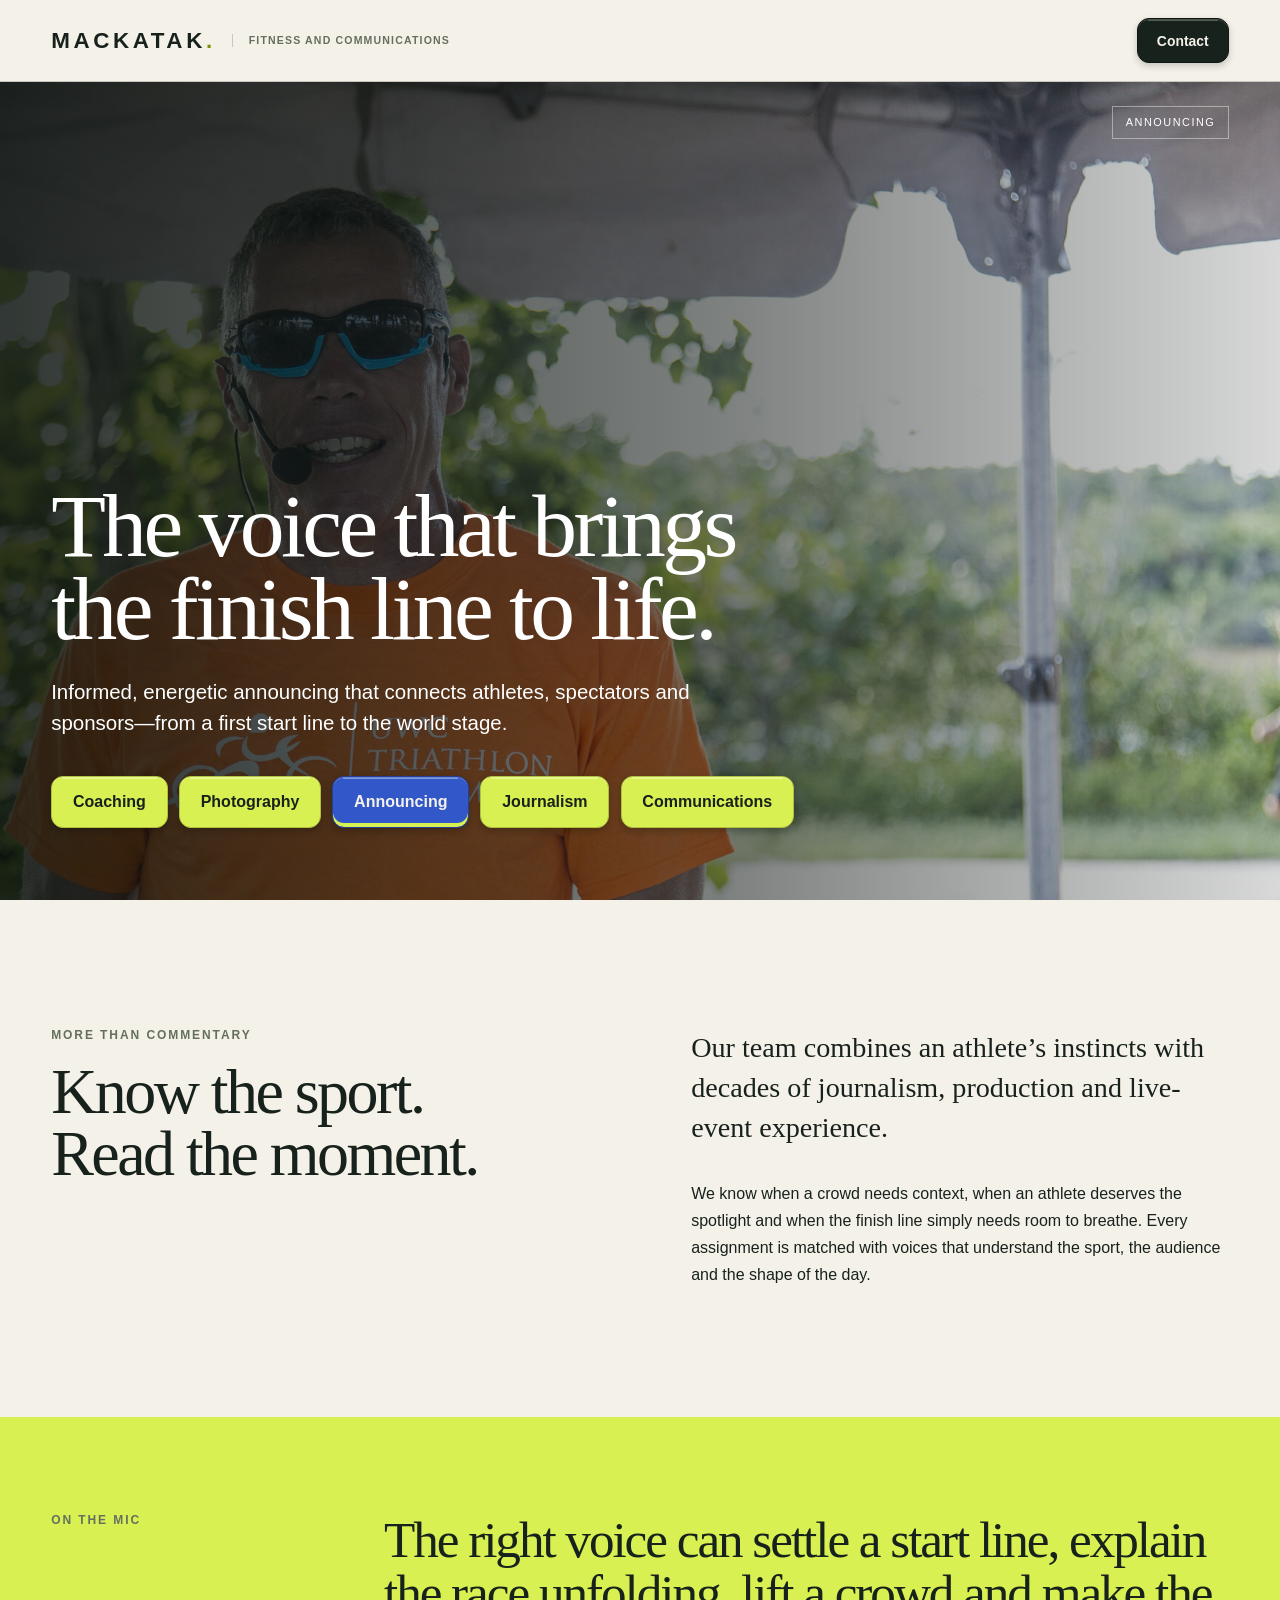
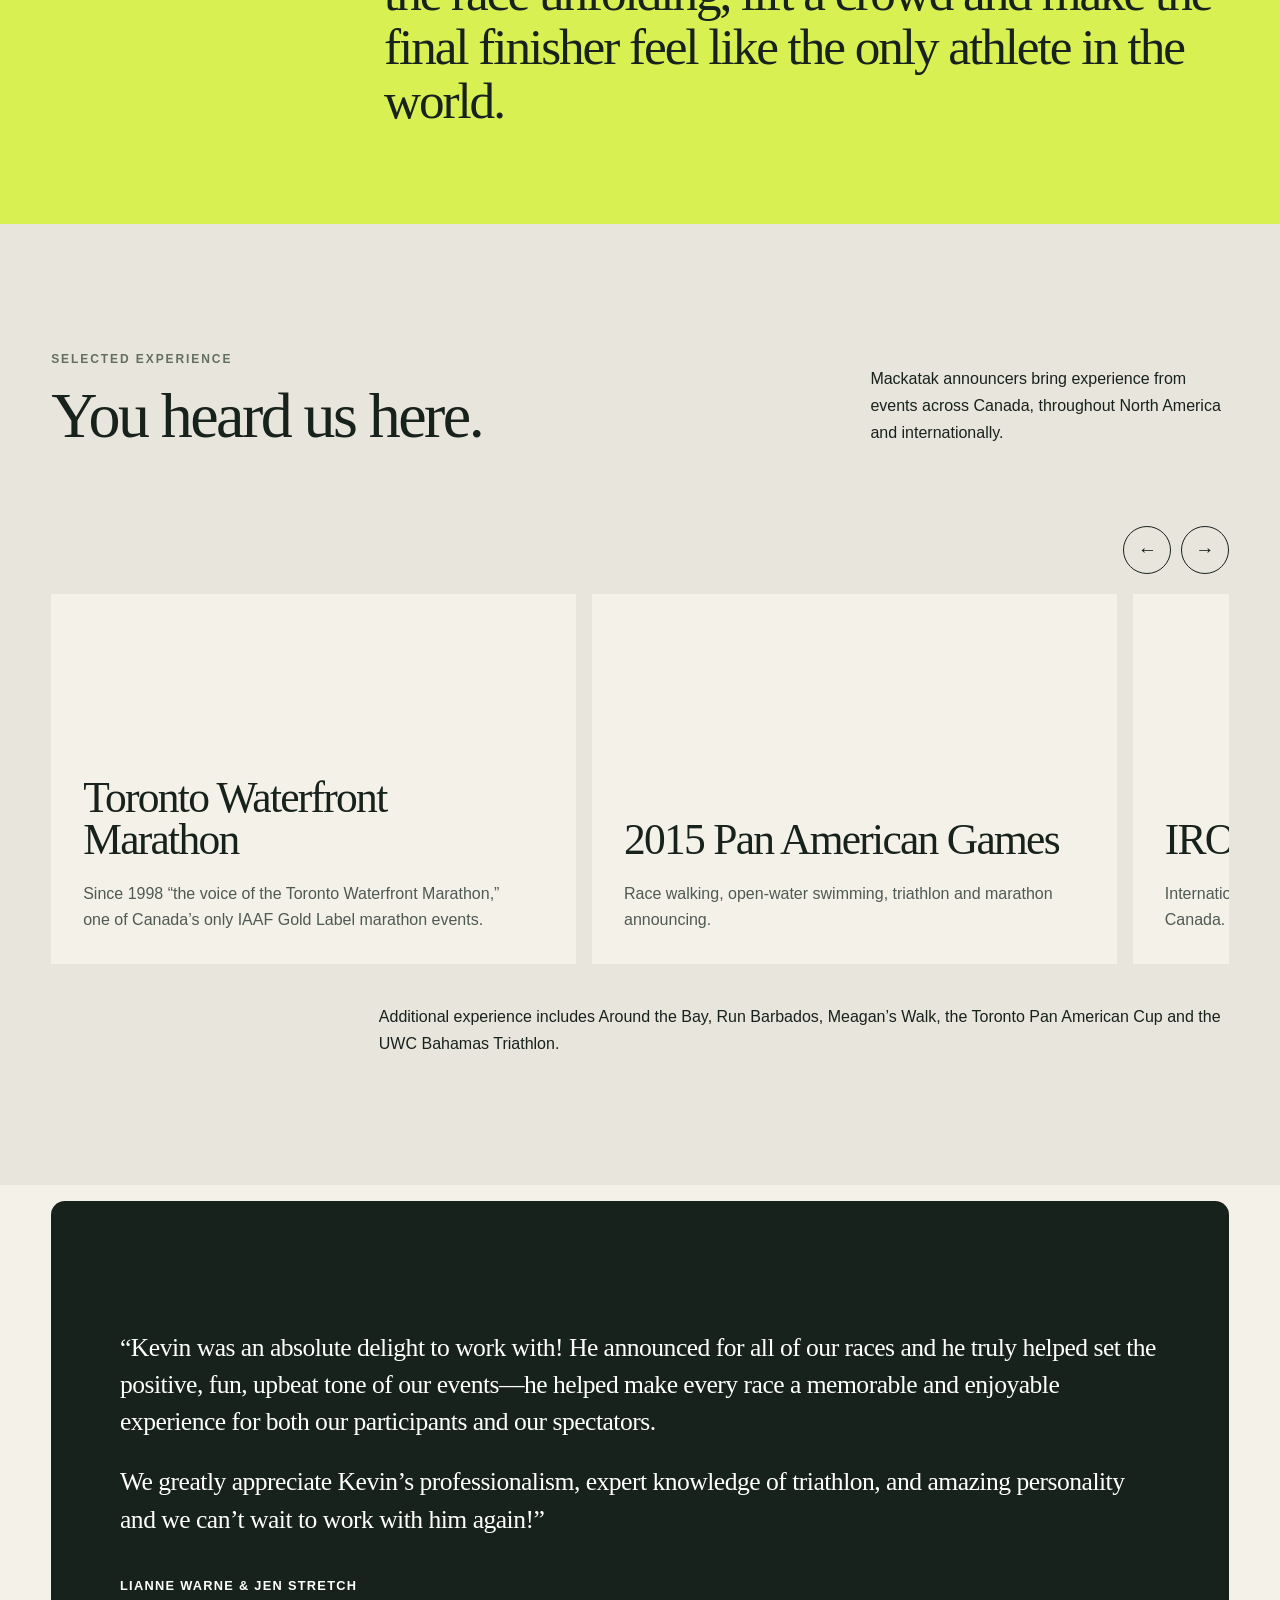
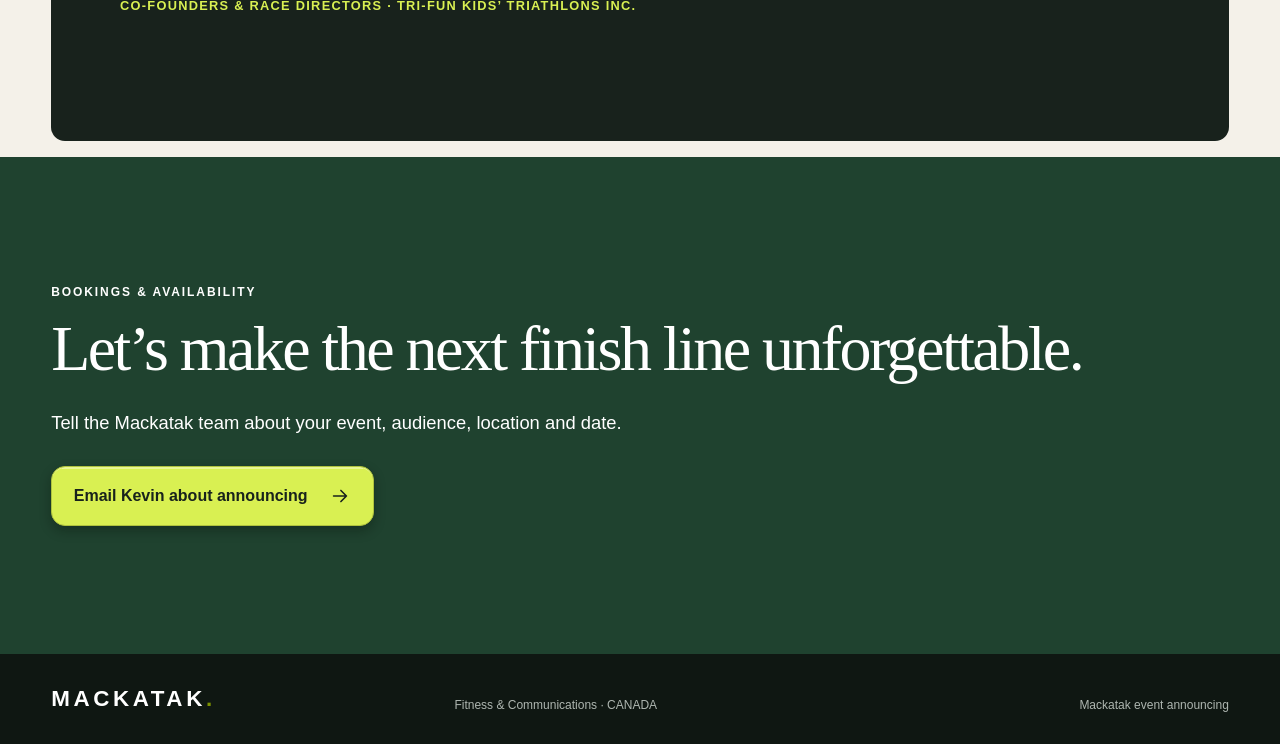
<file: announcing.html>
<!doctype html>
<html lang="en">
<head>
  <meta charset="utf-8">
  <meta name="viewport" content="width=device-width, initial-scale=1">
  <title>Event Announcing | Mackatak</title>
  <meta name="description" content="A team of experienced endurance-sport announcers for races of every scale.">
  <script>document.documentElement.classList.add('js')</script>
  <link rel="stylesheet" href="styles.css?v=30">
  <link rel="stylesheet" href="service-pages.css?v=4">
  <link rel="stylesheet" href="announcing.css?v=4">
</head>
<body>
  <main>
    <header class="site-header">
      <div class="brand-lockup"><a class="wordmark" href="index.html" aria-label="Mackatak home">MACKATAK<span>.</span></a><span class="brand-descriptor">Fitness and Communications</span></div>
      <nav class="desktop-nav" aria-label="Primary navigation"><a class="nav-cta" href="mailto:kevin@mackatak.net?subject=Announcing%20inquiry">Contact</a></nav>
      <a class="mobile-contact" href="mailto:kevin@mackatak.net?subject=Announcing%20inquiry">Contact</a>
    </header>

    <section class="hero service-hero service-hero--announcing" id="top">
      <img src="assets/service-announcing.jpg" alt="Kevin Mackinnon announcing at the UWC Triathlon Bahamas">
      <div class="hero-shade"></div><div class="concept-label">Announcing</div>
      <div class="hero-content">
        <h1>The voice that brings the finish line to life.</h1>
        <p class="hero-copy">Informed, energetic announcing that connects athletes, spectators and sponsors—from a first start line to the world stage.</p>
        <nav class="hero-service-links" aria-label="Mackatak services">
          <a class="button button-light" href="coaching.html">Coaching</a>
          <a class="button button-light" href="photography.html">Photography</a>
          <a class="button button-light" href="announcing.html" aria-current="page">Announcing</a>
          <a class="button button-light" href="journalism.html">Journalism</a>
          <a class="button button-light" href="communications.html">Communications</a>
        </nav>
      </div>
    </section>

    <section class="announcing-intro section" id="approach" data-reveal="split">
      <div><p class="eyebrow dark">More than commentary</p><h2>Know the sport.<br>Read the moment.</h2></div>
      <div class="announcing-intro-copy"><p class="large-copy">Our team combines an athlete’s instincts with decades of journalism, production and live-event experience.</p><p>We know when a crowd needs context, when an athlete deserves the spotlight and when the finish line simply needs room to breathe. Every assignment is matched with voices that understand the sport, the audience and the shape of the day.</p></div>
    </section>

    <section class="announcing-manifesto" data-reveal="focus"><p class="eyebrow dark">On the mic</p><p>The right voice can settle a start line, explain the race unfolding, lift a crowd and make the final finisher feel like the only athlete in the world.</p></section>

    <section class="event-section section" id="experience" data-reveal="sequence">
      <div class="event-heading"><div><p class="eyebrow dark">Selected experience</p><h2>You heard us here.</h2></div><p>Mackatak announcers bring experience from events across Canada, throughout North America and internationally.</p></div>
      <div class="events-carousel">
        <div class="carousel-controls" aria-label="Event carousel controls"><button type="button" class="events-prev" aria-label="Show previous event">←</button><button type="button" class="events-next" aria-label="Show next event">→</button></div>
        <div class="events-track" tabindex="0">
          <article><h3>Toronto Waterfront Marathon</h3><p>Since 1998 “the voice of the Toronto Waterfront Marathon,” one of Canada’s only IAAF Gold Label marathon events.</p></article>
          <article><h3>2015 Pan American Games</h3><p>Race walking, open-water swimming, triathlon and marathon announcing.</p></article>
          <article><h3>IRONMAN</h3><p>International race experience including Lanzarote and Canada.</p></article>
          <article><h3>Tri-FUN Kids’ Triathlons</h3><p>Positive, athlete-first energy for young racers and their families.</p></article>
          <article><h3>Canada Running Series</h3><p>Clear, informed commentary for participants and spectators.</p></article>
          <article><h3>Subaru Triathlon Series</h3><p>Deep sport knowledge delivered with warmth and momentum.</p></article>
        </div>
      </div>
      <p class="event-more">Additional experience includes Around the Bay, Run Barbados, Meagan’s Walk, the Toronto Pan American Cup and the UWC Bahamas Triathlon.</p>
    </section>

    <figure class="service-testimonial section" data-reveal="focus">
      <blockquote>
        <p>“Kevin was an absolute delight to work with! He announced for all of our races and he truly helped set the positive, fun, upbeat tone of our events—he helped make every race a memorable and enjoyable experience for both our participants and our spectators.</p>
        <p>We greatly appreciate Kevin’s professionalism, expert knowledge of triathlon, and amazing personality and we can’t wait to work with him again!”</p>
      </blockquote>
      <figcaption><strong>Lianne Warne &amp; Jen Stretch</strong><span>Co-founders &amp; Race Directors · Tri-FUN Kids’ Triathlons Inc.</span></figcaption>
    </figure>

    <section class="booking-section section" id="inquiry" data-reveal="split"><p class="eyebrow">Bookings &amp; availability</p><h2>Let’s make the next finish line unforgettable.</h2><p>Tell the Mackatak team about your event, audience, location and date.</p><a class="button button-light button-primary" href="mailto:kevin@mackatak.net?subject=Announcing%20inquiry"><span>Email Kevin about announcing</span><svg viewBox="0 0 24 24" aria-hidden="true" focusable="false"><path d="M5 12h14M13 6l6 6-6 6"/></svg></a></section>
    <footer data-reveal="footer"><a class="wordmark inverse" href="index.html">MACKATAK<span>.</span></a><p>Fitness &amp; Communications · CANADA</p><p>Mackatak event announcing</p></footer>
  </main>
  <script src="carousel.js?v=13"></script>
  <script src="announcing.js?v=1"></script>
</body>
</html>
</file>
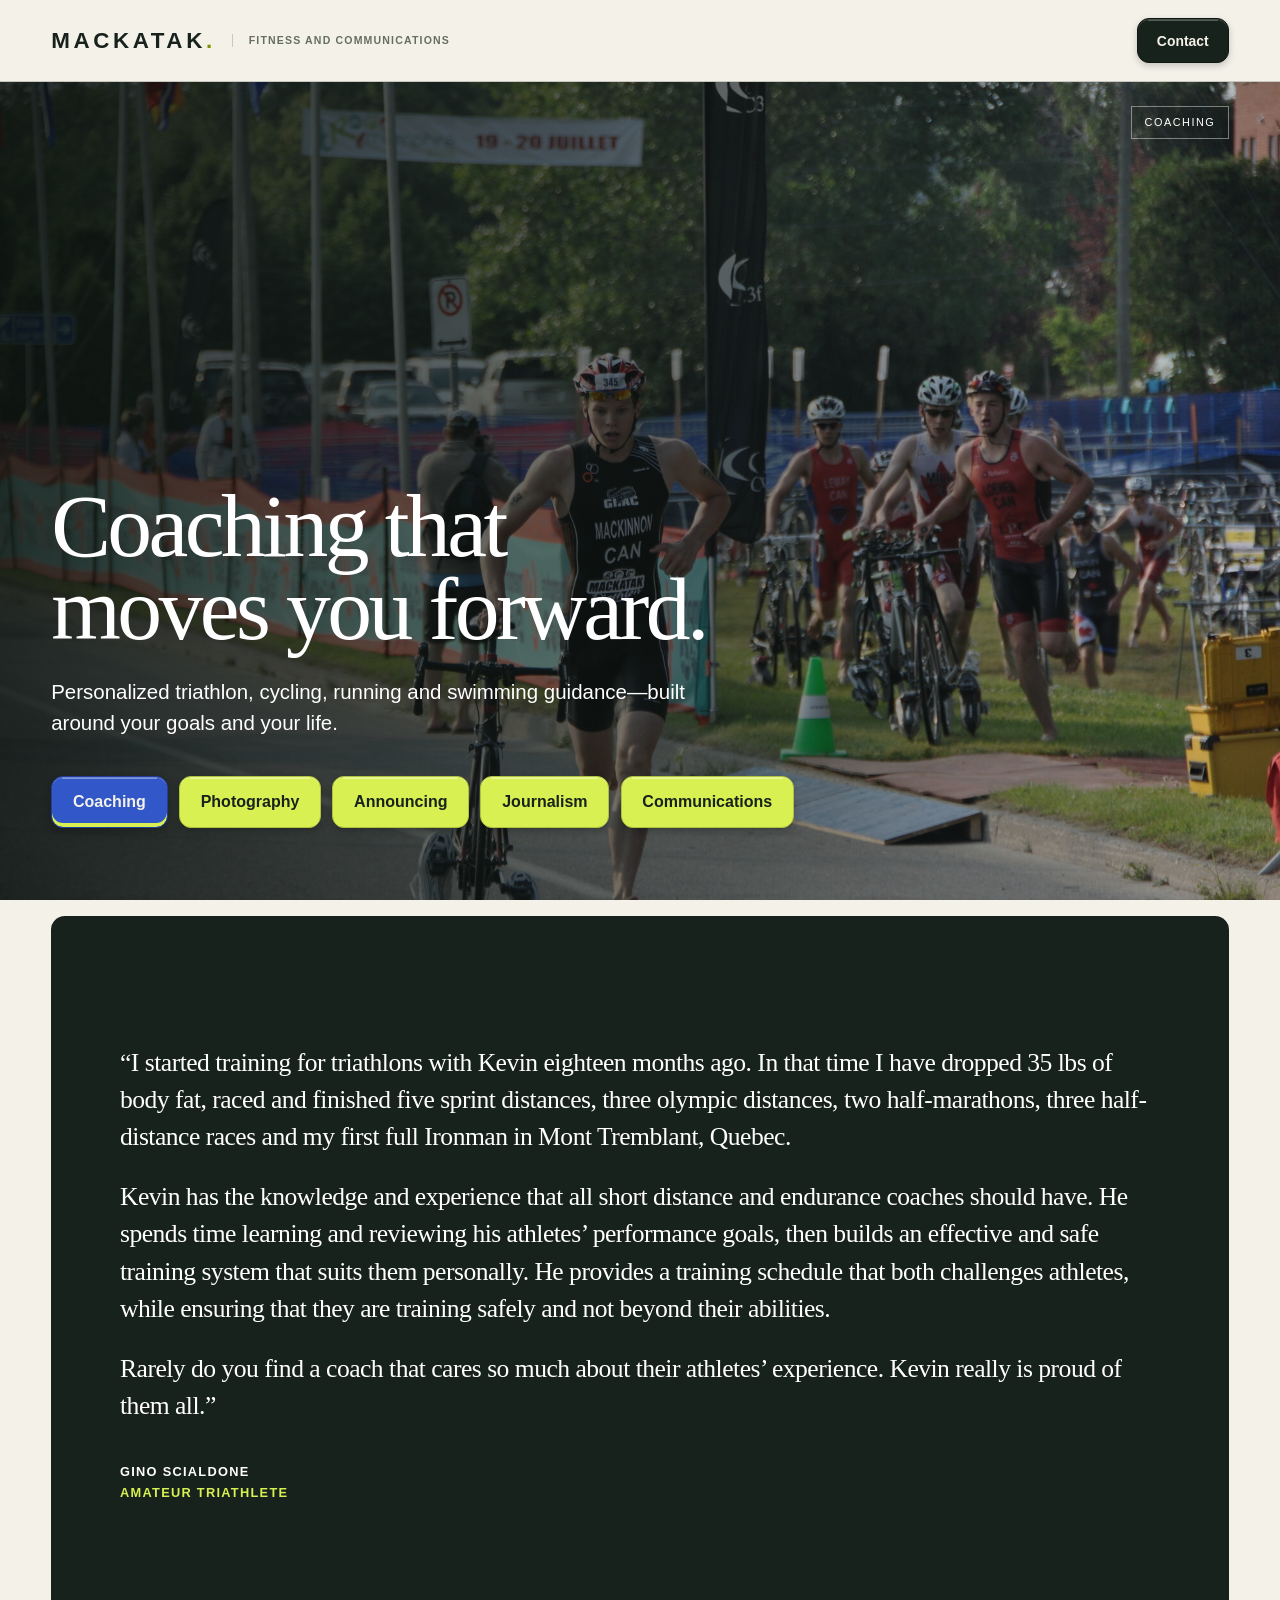
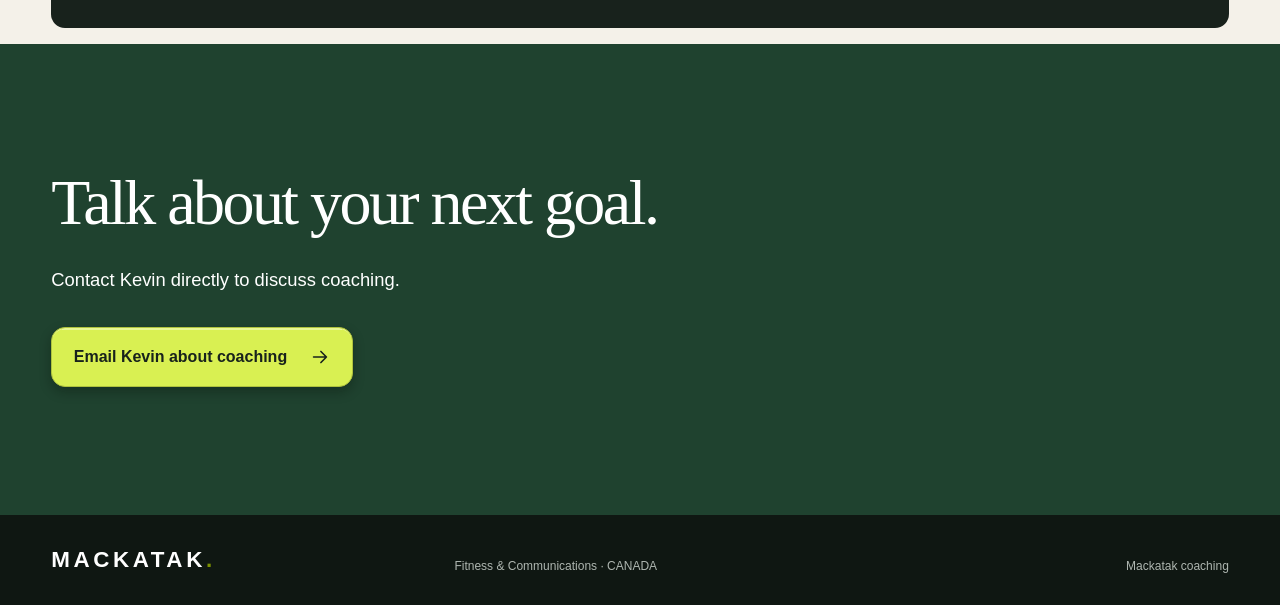
<file: coaching.html>
<!doctype html>
<html lang="en">
<head>
  <meta charset="utf-8">
  <meta name="viewport" content="width=device-width, initial-scale=1">
  <title>Coaching | Mackatak</title>
  <meta name="description" content="Personalized triathlon, cycling, running and swimming coaching from Mackatak.">
  <script>document.documentElement.classList.add('js')</script>
  <link rel="stylesheet" href="styles.css?v=30">
  <link rel="stylesheet" href="service-pages.css?v=4">
</head>
<body>
  <main>
    <header class="site-header">
      <div class="brand-lockup"><a class="wordmark" href="index.html" aria-label="Mackatak home">MACKATAK<span>.</span></a><span class="brand-descriptor">Fitness and Communications</span></div>
      <nav class="desktop-nav" aria-label="Primary navigation"><a class="nav-cta" href="mailto:kevin@mackatak.net?subject=Coaching%20inquiry">Contact</a></nav>
      <a class="mobile-contact" href="mailto:kevin@mackatak.net?subject=Coaching%20inquiry">Contact</a>
    </header>

    <section class="hero service-hero service-hero--coaching" id="top">
      <img src="assets/service-coaching.jpg" alt="A Mackatak athlete racing at a triathlon">
      <div class="hero-shade"></div><div class="concept-label">Coaching</div>
      <div class="hero-content">
        <h1>Coaching that moves you forward.</h1>
        <p class="hero-copy">Personalized triathlon, cycling, running and swimming guidance—built around your goals and your life.</p>
        <nav class="hero-service-links" aria-label="Mackatak services">
          <a class="button button-light" href="coaching.html" aria-current="page">Coaching</a>
          <a class="button button-light" href="photography.html">Photography</a>
          <a class="button button-light" href="announcing.html">Announcing</a>
          <a class="button button-light" href="journalism.html">Journalism</a>
          <a class="button button-light" href="communications.html">Communications</a>
        </nav>
      </div>
    </section>

    <figure class="service-testimonial section" data-reveal="focus">
      <blockquote>
        <p>“I started training for triathlons with Kevin eighteen months ago. In that time I have dropped 35 lbs of body fat, raced and finished five sprint distances, three olympic distances, two half-marathons, three half-distance races and my first full Ironman in Mont Tremblant, Quebec.</p>
        <p>Kevin has the knowledge and experience that all short distance and endurance coaches should have. He spends time learning and reviewing his athletes’ performance goals, then builds an effective and safe training system that suits them personally. He provides a training schedule that both challenges athletes, while ensuring that they are training safely and not beyond their abilities.</p>
        <p>Rarely do you find a coach that cares so much about their athletes’ experience. Kevin really is proud of them all.”</p>
      </blockquote>
      <figcaption><strong>Gino Scialdone</strong><span>Amateur triathlete</span></figcaption>
    </figure>

    <section class="service-contact section" data-reveal="split">
      <h2>Talk about your next goal.</h2>
      <p>Contact Kevin directly to discuss coaching.</p>
      <a class="button button-light button-primary" href="mailto:kevin@mackatak.net?subject=Coaching%20inquiry"><span>Email Kevin about coaching</span><svg viewBox="0 0 24 24" aria-hidden="true" focusable="false"><path d="M5 12h14M13 6l6 6-6 6"/></svg></a>
    </section>
    <footer data-reveal="footer"><a class="wordmark inverse" href="index.html">MACKATAK<span>.</span></a><p>Fitness &amp; Communications · CANADA</p><p>Mackatak coaching</p></footer>
  </main>
  <script src="carousel.js?v=13"></script>
</body>
</html>
</file>
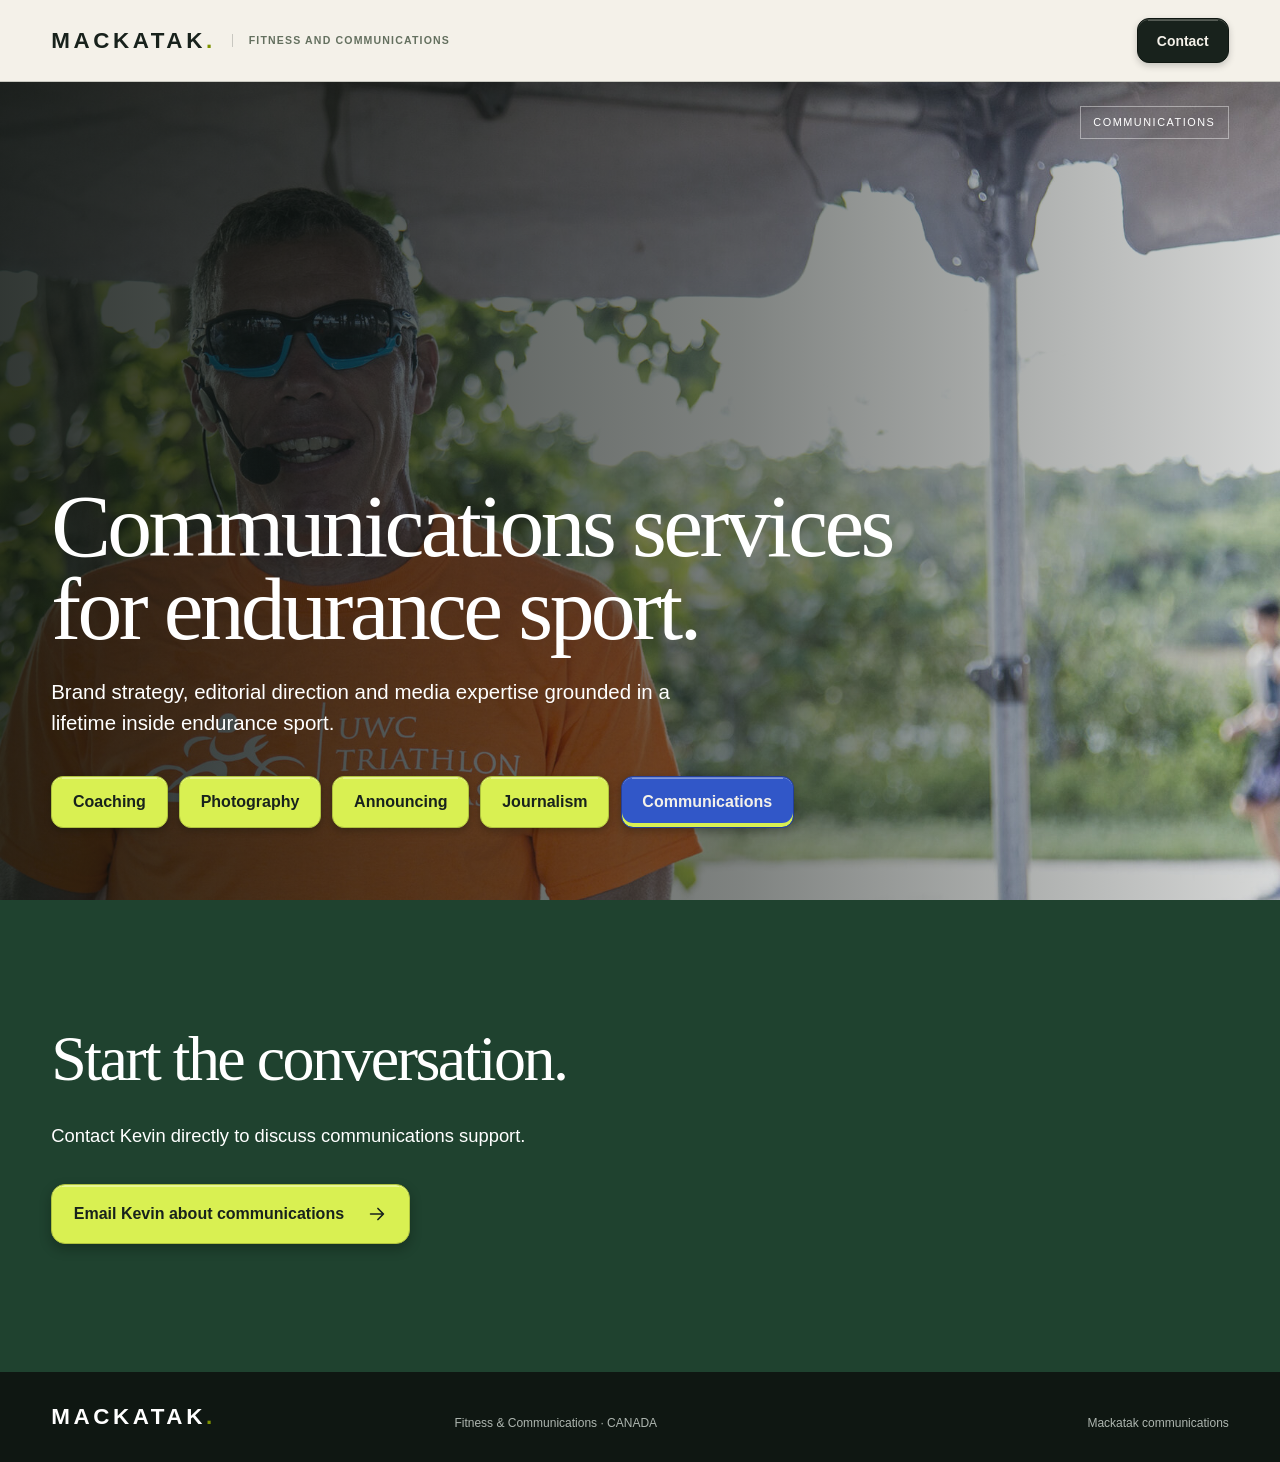
<file: communications.html>
<!doctype html>
<html lang="en">
<head>
  <meta charset="utf-8">
  <meta name="viewport" content="width=device-width, initial-scale=1">
  <title>Communications | Mackatak</title>
  <meta name="description" content="Brand strategy, editorial direction and media expertise for endurance sport from Mackatak.">
  <script>document.documentElement.classList.add('js')</script>
  <link rel="stylesheet" href="styles.css?v=30">
  <link rel="stylesheet" href="service-pages.css?v=4">
</head>
<body>
  <main>
    <header class="site-header">
      <div class="brand-lockup"><a class="wordmark" href="index.html" aria-label="Mackatak home">MACKATAK<span>.</span></a><span class="brand-descriptor">Fitness and Communications</span></div>
      <nav class="desktop-nav" aria-label="Primary navigation"><a class="nav-cta" href="mailto:kevin@mackatak.net?subject=Communications%20inquiry">Contact</a></nav>
      <a class="mobile-contact" href="mailto:kevin@mackatak.net?subject=Communications%20inquiry">Contact</a>
    </header>

    <section class="hero service-hero service-hero--communications" id="top">
      <img src="assets/service-announcing.jpg" alt="Kevin Mackinnon speaking at an outdoor endurance event">
      <div class="hero-shade"></div><div class="concept-label">Communications</div>
      <div class="hero-content">
        <h1>Communications services for endurance sport.</h1>
        <p class="hero-copy">Brand strategy, editorial direction and media expertise grounded in a lifetime inside endurance sport.</p>
        <nav class="hero-service-links" aria-label="Mackatak services">
          <a class="button button-light" href="coaching.html">Coaching</a>
          <a class="button button-light" href="photography.html">Photography</a>
          <a class="button button-light" href="announcing.html">Announcing</a>
          <a class="button button-light" href="journalism.html">Journalism</a>
          <a class="button button-light" href="communications.html" aria-current="page">Communications</a>
        </nav>
      </div>
    </section>

    <section class="service-contact section" data-reveal="split">
      <h2>Start the conversation.</h2>
      <p>Contact Kevin directly to discuss communications support.</p>
      <a class="button button-light button-primary" href="mailto:kevin@mackatak.net?subject=Communications%20inquiry"><span>Email Kevin about communications</span><svg viewBox="0 0 24 24" aria-hidden="true" focusable="false"><path d="M5 12h14M13 6l6 6-6 6"/></svg></a>
    </section>
    <footer data-reveal="footer"><a class="wordmark inverse" href="index.html">MACKATAK<span>.</span></a><p>Fitness &amp; Communications · CANADA</p><p>Mackatak communications</p></footer>
  </main>
  <script src="carousel.js?v=13"></script>
</body>
</html>
</file>
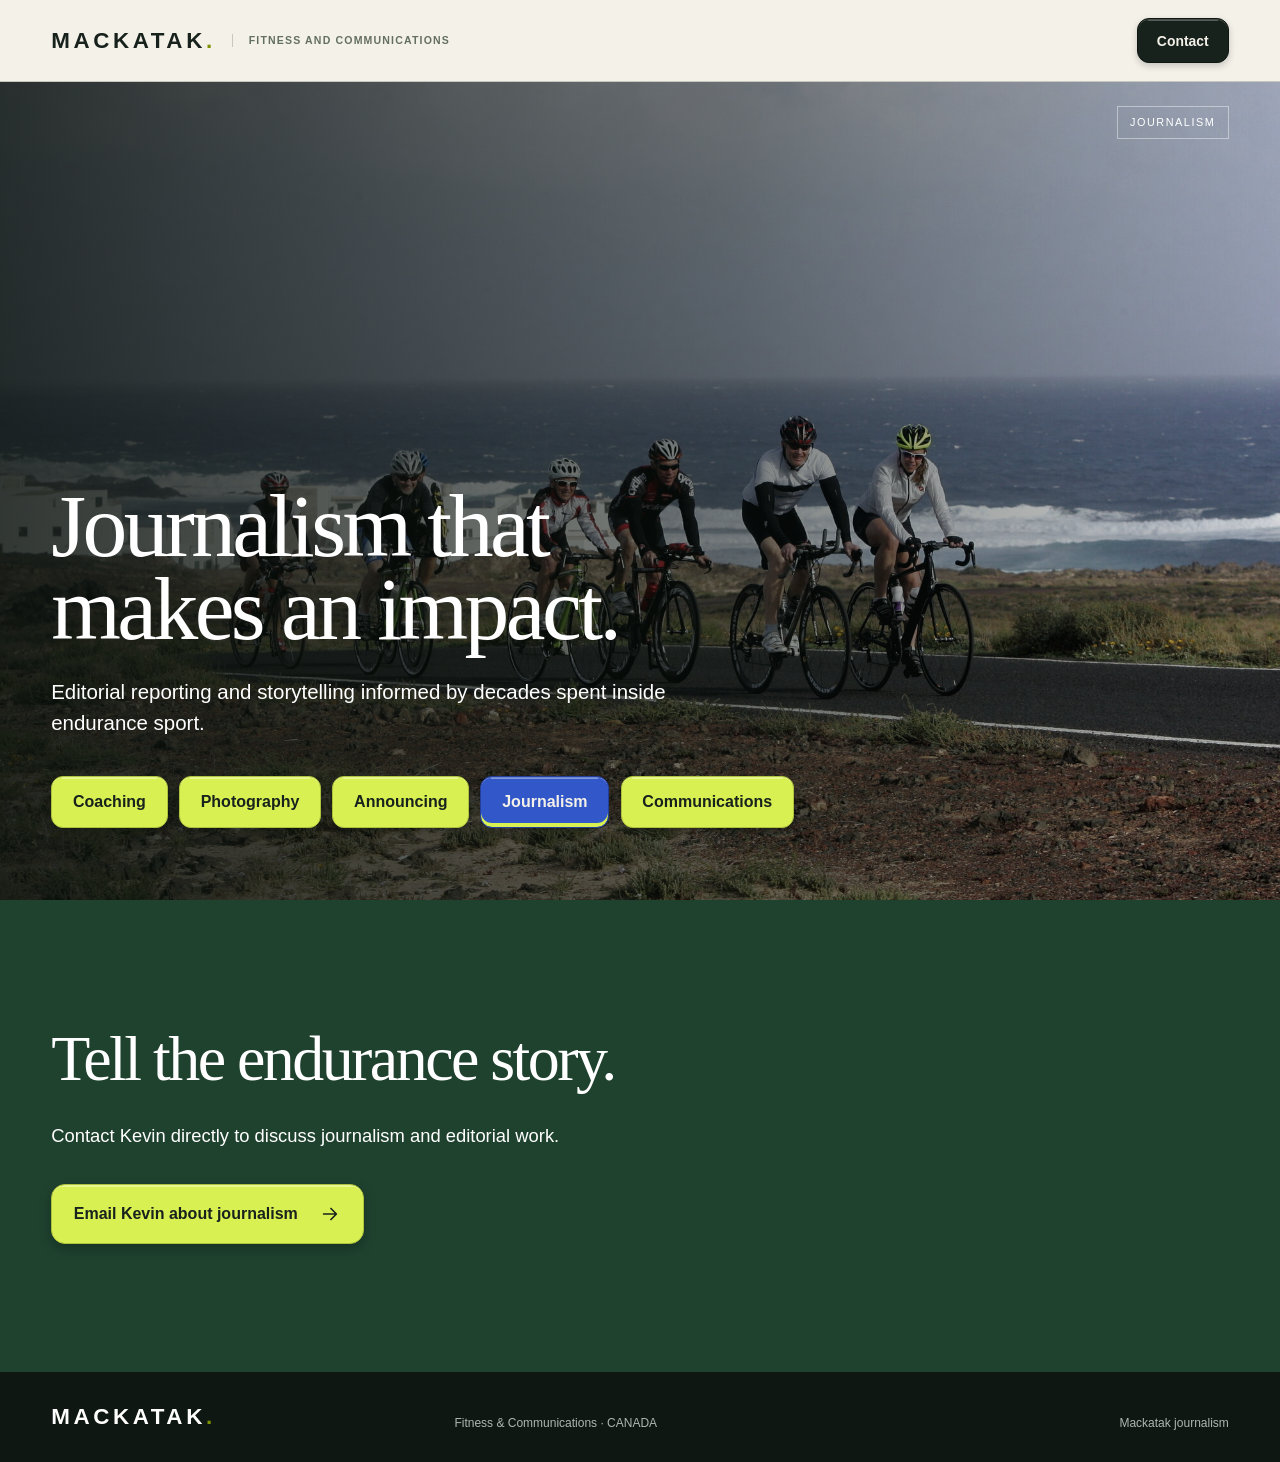
<file: journalism.html>
<!doctype html>
<html lang="en">
<head>
  <meta charset="utf-8">
  <meta name="viewport" content="width=device-width, initial-scale=1">
  <title>Journalism | Mackatak</title>
  <meta name="description" content="Endurance-sport journalism and editorial storytelling from Mackatak.">
  <script>document.documentElement.classList.add('js')</script>
  <link rel="stylesheet" href="styles.css?v=30">
  <link rel="stylesheet" href="service-pages.css?v=4">
</head>
<body>
  <main>
    <header class="site-header">
      <div class="brand-lockup"><a class="wordmark" href="index.html" aria-label="Mackatak home">MACKATAK<span>.</span></a><span class="brand-descriptor">Fitness and Communications</span></div>
      <nav class="desktop-nav" aria-label="Primary navigation"><a class="nav-cta" href="mailto:kevin@mackatak.net?subject=Journalism%20inquiry">Contact</a></nav>
      <a class="mobile-contact" href="mailto:kevin@mackatak.net?subject=Journalism%20inquiry">Contact</a>
    </header>

    <section class="hero service-hero service-hero--journalism" id="top">
      <img src="assets/service-journalism.jpg" alt="Cyclists riding together beside the Atlantic coast">
      <div class="hero-shade"></div><div class="concept-label">Journalism</div>
      <div class="hero-content">
        <h1>Journalism that makes an impact.</h1>
        <p class="hero-copy">Editorial reporting and storytelling informed by decades spent inside endurance sport.</p>
        <nav class="hero-service-links" aria-label="Mackatak services">
          <a class="button button-light" href="coaching.html">Coaching</a>
          <a class="button button-light" href="photography.html">Photography</a>
          <a class="button button-light" href="announcing.html">Announcing</a>
          <a class="button button-light" href="journalism.html" aria-current="page">Journalism</a>
          <a class="button button-light" href="communications.html">Communications</a>
        </nav>
      </div>
    </section>

    <section class="service-contact section" data-reveal="split">
      <h2>Tell the endurance story.</h2>
      <p>Contact Kevin directly to discuss journalism and editorial work.</p>
      <a class="button button-light button-primary" href="mailto:kevin@mackatak.net?subject=Journalism%20inquiry"><span>Email Kevin about journalism</span><svg viewBox="0 0 24 24" aria-hidden="true" focusable="false"><path d="M5 12h14M13 6l6 6-6 6"/></svg></a>
    </section>
    <footer data-reveal="footer"><a class="wordmark inverse" href="index.html">MACKATAK<span>.</span></a><p>Fitness &amp; Communications · CANADA</p><p>Mackatak journalism</p></footer>
  </main>
  <script src="carousel.js?v=13"></script>
</body>
</html>
</file>
<file: styles.css>
:root {
  --ink: #18221c;
  --paper: #f4f1e9;
  --lime: #d9f052;
  --selection: #3157c8;
  --selection-edge: #243f99;
  --lime-edge: #afc23e;
  --line: rgba(24, 34, 28, 0.2);
  --control-radius: 12px;
}

* { box-sizing: border-box; }
html { overflow-x: clip; scroll-behavior: smooth; }
body { margin: 0; background: var(--paper); color: var(--ink); font-family: Arial, Helvetica, sans-serif; -webkit-font-smoothing: antialiased; }
a { color: inherit; text-decoration: none; }
button { font: inherit; }
img { display: block; max-width: 100%; }
a:focus-visible, button:focus-visible { outline: 3px solid #627600; outline-offset: 3px; }

.site-header {
  height: 82px;
  padding: 0 4vw;
  display: flex;
  align-items: center;
  justify-content: space-between;
  background: rgba(244, 241, 233, 0.94);
  position: sticky;
  top: 0;
  z-index: 20;
  backdrop-filter: blur(12px);
  border-bottom: 1px solid var(--line);
}
.wordmark { font-size: 1.4rem; font-weight: 800; letter-spacing: .16em; }
.wordmark span { color: #7d9200; }
.brand-lockup { display: flex; align-items: center; gap: 1rem; }
.brand-descriptor { padding-left: 1rem; border-left: 1px solid var(--line); color: #64705f; font-size: .66rem; font-weight: 800; line-height: 1.2; letter-spacing: .11em; text-transform: uppercase; }
.desktop-nav { display: flex; gap: 2rem; align-items: center; font-size: .87rem; font-weight: 700; }
.desktop-nav > a:not(.nav-cta):hover { text-decoration: underline; text-underline-offset: 6px; }
.nav-cta, .mobile-contact { position: relative; overflow: hidden; border: 1px solid #0f1712; border-radius: var(--control-radius); background: var(--ink); box-shadow: inset 0 1px rgba(244,241,233,.22), 0 3px 7px rgba(5,12,8,.2); color: var(--paper); font-weight: 600; transition: background-color .2s ease, border-color .2s ease, box-shadow .2s ease, color .2s ease, transform .2s ease; }
.nav-cta { padding: .85rem 1.2rem; }
.mobile-contact { display: none; padding: .72rem 1rem; font-size: .8rem; }
.nav-cta::before, .mobile-contact::before { content: ''; position: absolute; inset: 1px 10px auto; height: 1px; background: rgba(244,241,233,.28); pointer-events: none; }
.nav-cta:hover, .mobile-contact:hover { border-color: var(--selection-edge); background: var(--selection); box-shadow: inset 0 1px rgba(244,241,233,.3), 0 5px 10px rgba(5,12,8,.25); transform: translateY(-2px); }
.nav-cta:active, .mobile-contact:active { box-shadow: inset 0 1px rgba(244,241,233,.24), 0 1px 3px rgba(5,12,8,.24); transform: translateY(1px); }

.hero { min-height: calc(100vh - 82px); min-height: calc(100svh - 82px); position: relative; color: white; display: flex; align-items: flex-end; overflow: hidden; }
.hero > img, .hero-shade { position: absolute; inset: 0; width: 100%; height: 100%; object-fit: cover; }
.hero > img { object-position: center 46%; transform: scale(1.045); transition: transform 1.8s cubic-bezier(.2,.75,.2,1); }
.is-ready .hero > img { transform: scale(1); }
.hero-shade { background: linear-gradient(90deg, rgba(10,17,13,.84) 0%, rgba(10,17,13,.52) 58%, rgba(10,17,13,.16) 100%); }
.concept-label { position: absolute; top: 1.5rem; right: 4vw; z-index: 2; font-size: .68rem; text-transform: uppercase; letter-spacing: .14em; border: 1px solid rgba(255,255,255,.42); padding: .58rem .78rem; opacity: .82; }
.hero-content { position: relative; z-index: 2; width: min(1180px, 92vw); margin: 0 4vw 8vh; }
.hero h1 { font-family: Georgia, 'Times New Roman', serif; font-weight: 400; font-size: clamp(3.2rem, 7vw, 6rem); line-height: .92; letter-spacing: -.04em; max-width: 980px; margin: 0; text-wrap: balance; }
.hero-copy { max-width: 680px; margin: 1.6rem 0 0; font-size: clamp(1.05rem, 1.6vw, 1.35rem); line-height: 1.55; }
.hero-service-links { display: grid; grid-template-columns: repeat(5, max-content); gap: .7rem; margin-top: 2.3rem; }
.button { position: relative; display: inline-flex; min-height: 52px; align-items: center; justify-content: center; overflow: hidden; border: 1px solid transparent; border-radius: var(--control-radius); padding: 1rem 1.3rem; font-weight: 600; transition: background-color .2s ease, border-color .2s ease, box-shadow .2s ease, color .2s ease, transform .2s ease; }
.button::before { content: ''; position: absolute; inset: 1px 10px auto; height: 1px; background: rgba(255,255,255,.38); pointer-events: none; }
.button-light { border-color: var(--lime-edge); background: var(--lime); box-shadow: inset 0 1px rgba(255,255,255,.34), 0 3px 7px rgba(5,12,8,.24); color: var(--ink); }
.button-light:hover { border-color: var(--selection-edge); background: var(--selection); box-shadow: inset 0 1px rgba(244,241,233,.3), 0 5px 10px rgba(5,12,8,.3); color: var(--paper); transform: translateY(-2px); }
.button-light:active { box-shadow: inset 0 1px rgba(244,241,233,.24), 0 1px 3px rgba(5,12,8,.28); transform: translateY(1px); }
.button:focus-visible { outline-color: var(--paper); }
.button[aria-disabled="true"] { opacity: .5; pointer-events: none; box-shadow: none; }
.hero-service-links .button[aria-current="page"] { border-color: var(--selection-edge); background: var(--selection); box-shadow: inset 0 1px rgba(244,241,233,.3), inset 0 -4px var(--lime), 0 3px 8px rgba(5,12,8,.28); color: var(--paper); }
.hero-service-links .button[aria-current="page"]:hover { box-shadow: inset 0 1px rgba(244,241,233,.3), inset 0 -4px var(--lime), 0 5px 10px rgba(5,12,8,.3); }
.hero-service-links .button[aria-current="page"]:active { box-shadow: inset 0 1px rgba(244,241,233,.24), inset 0 -4px var(--lime), 0 1px 3px rgba(5,12,8,.28); }
.button-primary { min-height: 60px; gap: 1.35rem; border-radius: 14px; padding: 1rem 1.35rem; box-shadow: inset 0 1px rgba(255,255,255,.38), 0 5px 12px rgba(5,12,8,.3); }
.button-primary:hover { box-shadow: inset 0 1px rgba(244,241,233,.3), 0 7px 16px rgba(5,12,8,.34); }
.button-primary:active { box-shadow: inset 0 1px rgba(244,241,233,.24), 0 2px 5px rgba(5,12,8,.3); }
.button-primary svg { width: 22px; height: 22px; fill: none; stroke: currentColor; stroke-linecap: round; stroke-linejoin: round; stroke-width: 1.8; transition: transform .2s ease; }
.button-primary:hover svg { transform: translateX(3px); }

.section { padding: 8rem 4vw; }
.eyebrow { margin: 0 0 1.2rem; text-transform: uppercase; letter-spacing: .16em; font-size: .75rem; font-weight: 800; }
.eyebrow.dark { color: #64705f; }
.intro { display: grid; grid-template-columns: 1fr 1fr; gap: 8vw; align-items: start; scroll-margin-top: 82px; }
#about { scroll-margin-top: 82px; }
h2 { font-family: Georgia, 'Times New Roman', serif; font-size: clamp(2.8rem, 5vw, 5.3rem); font-weight: 400; line-height: .96; letter-spacing: -.04em; margin: 0; text-wrap: balance; }
.large-copy { font-family: Georgia, 'Times New Roman', serif; font-size: clamp(1.45rem, 2.2vw, 2rem); line-height: 1.42; margin: 0; }
.text-link { font-weight: 800; border-bottom: 1px solid currentColor; padding-bottom: .25rem; }
.text-link span { margin-left: .35rem; }

.about { display: grid; grid-template-columns: .8fr 1.6fr; gap: 8vw; align-items: center; border-top: 1px solid var(--line); }
.about-mark { aspect-ratio: 1; border-radius: 50%; background: var(--lime); display: grid; place-items: center; font-family: Georgia, 'Times New Roman', serif; font-size: clamp(5rem, 12vw, 11rem); letter-spacing: -.04em; }
.about-copy h2 { margin-bottom: 2rem; }
.about-copy > p:not(.eyebrow) { font-size: 1.18rem; line-height: 1.65; max-width: 700px; margin-bottom: 2rem; }
.about-facts { display: grid; grid-template-columns: repeat(3, 1fr); gap: 1.25rem; margin: 2.5rem 0; padding: 1.4rem 0; border-top: 1px solid var(--line); border-bottom: 1px solid var(--line); }
.about-facts p { margin: 0; font-size: .72rem; font-weight: 800; line-height: 1.45; letter-spacing: .08em; text-transform: uppercase; }

footer { background: #0f1712; color: white; padding: 2rem 4vw; display: grid; grid-template-columns: 1fr 1fr 1fr; align-items: end; gap: 2rem; }
footer p { margin: 0; font-size: .75rem; color: #aeb6b0; }
footer p:last-child { text-align: right; }

.js [data-reveal] { visibility: hidden; }
.js [data-reveal].is-visible { visibility: visible; }
.js .hero-content > *, .js .concept-label { opacity: 0; }
.is-ready .hero-content > *, .is-ready .concept-label { opacity: 1; }
.js .hero-content > * { transform: translateY(26px); transition: opacity .75s ease, transform .9s cubic-bezier(.2,.75,.2,1); }
.is-ready .hero-content > * { transform: translateY(0); }
.hero-content > :nth-child(1) { transition-delay: .12s; }
.hero-content > :nth-child(2) { transition-delay: .28s; }
.hero-content > :nth-child(3) { transition-delay: .4s; }
.concept-label { transition: opacity .8s ease .5s; }
.js [data-reveal="split"] > * { opacity: 0; transition: opacity .8s ease, transform 1s cubic-bezier(.2,.75,.2,1); }
.js [data-reveal="split"] > :first-child { transform: translateX(-52px); }
.js [data-reveal="split"] > :last-child { transform: translateX(52px); transition-delay: .12s; }
.js [data-reveal="split"].is-visible > * { opacity: 1; transform: translateX(0); }
.js [data-reveal="focus"] > * { opacity: 0; transform: scale(.97); transition: opacity .8s ease, transform 1s cubic-bezier(.2,.75,.2,1); }
.js [data-reveal="focus"].is-visible > * { opacity: 1; transform: scale(1); }
.js [data-reveal="focus"].is-visible > :nth-child(2) { transition-delay: .12s; }
.js [data-reveal="sequence"] > * { opacity: 0; transform: translateY(28px); transition: opacity .65s ease, transform .85s cubic-bezier(.2,.75,.2,1); }
.js [data-reveal="sequence"].is-visible > * { opacity: 1; transform: translateY(0); }
.js [data-reveal="sequence"].is-visible > :nth-child(2) { transition-delay: .12s; }
.js [data-reveal="sequence"].is-visible > :nth-child(3) { transition-delay: .24s; }
.js [data-reveal="portrait"] .about-mark { opacity: 0; transform: rotate(-9deg) scale(.72); clip-path: circle(12% at 50% 50%); transition: opacity .6s ease, transform 1.05s cubic-bezier(.2,.8,.2,1), clip-path 1.05s cubic-bezier(.2,.8,.2,1); }
.js [data-reveal="portrait"] .about-copy { opacity: 0; transform: translateX(58px); transition: opacity .75s ease .16s, transform .95s cubic-bezier(.2,.75,.2,1) .16s; }
.js [data-reveal="portrait"].is-visible .about-mark { opacity: 1; transform: rotate(0) scale(1); clip-path: circle(50% at 50% 50%); }
.js [data-reveal="portrait"].is-visible .about-copy { opacity: 1; transform: translateX(0); }
.js [data-reveal="footer"] > * { opacity: 0; transform: translateY(12px); transition: opacity .55s ease, transform .65s ease; }
.js [data-reveal="footer"].is-visible > * { opacity: 1; transform: translateY(0); }
.js [data-reveal="footer"].is-visible > :nth-child(2) { transition-delay: .08s; }
.js [data-reveal="footer"].is-visible > :nth-child(3) { transition-delay: .16s; }

@media (max-width: 1100px) {
  .hero-service-links { grid-template-columns: repeat(3, max-content); }
}

@media (max-width: 860px) {
  .desktop-nav { display: none; }
  .mobile-contact { display: inline-flex; align-items: center; min-height: 44px; }
  .hero { min-height: 720px; min-height: calc(100svh - 82px); }
  .hero-content { width: 90vw; margin: 0 5vw 4.75rem; }
  .hero h1 { font-size: clamp(3.25rem, 13vw, 5.5rem); }
  .section { padding: 6rem 5vw; }
  .intro, .about { grid-template-columns: 1fr; gap: 3rem; }
  .about-mark { width: min(68vw, 430px); }
  footer { grid-template-columns: 1fr; }
  footer p:last-child { text-align: left; }
}

@media (max-width: 620px) {
  .hero-service-links {
    display: flex;
    gap: .55rem;
    margin-right: -5vw;
    padding: 0 5vw .75rem 0;
    overflow-x: auto;
    overscroll-behavior-inline: contain;
    scroll-padding-inline: 0 5vw;
    scroll-snap-type: x proximity;
    scrollbar-width: none;
    -webkit-overflow-scrolling: touch;
  }
  .hero-service-links::-webkit-scrollbar { display: none; }
  .hero-service-links .button {
    flex: 0 0 auto;
    min-height: 46px;
    padding: .75rem 1rem;
    scroll-snap-align: start;
    white-space: nowrap;
  }
}

@media (max-width: 520px) {
  .site-header { height: 70px; padding: 0 5vw; }
  #intro, #about { scroll-margin-top: 70px; }
  .wordmark { font-size: 1.1rem; }
  .concept-label { top: 1rem; right: 5vw; font-size: .58rem; }
  .hero { min-height: 720px; min-height: calc(100svh - 70px); }
  .hero-shade { background: linear-gradient(0deg, rgba(10,17,13,.94) 0%, rgba(10,17,13,.42) 78%, rgba(10,17,13,.12) 100%); }
  .hero > img { object-position: 58% center; }
  .hero-content { width: 90vw; margin-bottom: 2.5rem; }
  .hero h1 { font-size: clamp(2.85rem, 13vw, 4.25rem); line-height: .94; }
  .hero-service-links { margin-top: 1.5rem; }
  .button-primary { width: 100%; }
  .section { padding: 4.75rem 5vw; }
  .intro, .about { gap: 2.25rem; }
  h2 { font-size: clamp(2.5rem, 12vw, 4rem); }
  .large-copy { font-size: 1.3rem; }
  .about-facts { grid-template-columns: 1fr; gap: .8rem; }
  .about-mark { width: min(62vw, 260px); }
  footer { padding: 2.5rem 5vw; gap: 1rem; }
  .js [data-reveal="split"] > :first-child, .js [data-reveal="split"] > :last-child { transform: translateY(28px); }
  .js [data-reveal="portrait"] .about-copy { transform: translateY(34px); }
}

@media (max-width: 680px) {
  .brand-descriptor { display: none; }
}

@media (prefers-reduced-motion: reduce) {
  html { scroll-behavior: auto; }
  *, *::before, *::after { animation-duration: .01ms !important; animation-iteration-count: 1 !important; scroll-behavior: auto !important; transition-duration: .01ms !important; }
  .js [data-reveal], .js [data-reveal] * { visibility: visible; opacity: 1; transform: none; clip-path: none; }
}
</file>
<file: service-pages.css>
.service-hero > img { filter: saturate(.86) contrast(1.04); }
.service-hero--photography > img { object-position: center 44%; }
.service-hero--announcing > img { object-position: 33% center; }
.service-hero--journalism > img { object-position: center 38%; }
.service-hero--communications > img { object-position: center 42%; }

.service-testimonial { margin: 1rem 4vw; border-radius: 14px; background: var(--ink); color: white; overflow: hidden; }
.service-testimonial blockquote { max-width: 1040px; margin: 0 auto; font-family: Georgia, 'Times New Roman', serif; font-size: clamp(1.2rem, 2vw, 1.8rem); line-height: 1.45; letter-spacing: -.02em; }
.service-testimonial blockquote p { margin: 0 0 .9em; }
.service-testimonial blockquote p:last-child { margin-bottom: 0; }
.service-testimonial figcaption { max-width: 1040px; margin: 2.5rem auto 0; display: flex; flex-direction: column; gap: .35rem; color: var(--lime); font-size: .8rem; font-weight: 800; letter-spacing: .1em; text-transform: uppercase; }
.service-testimonial figcaption strong { color: white; }

.service-contact { background: #1f422f; color: white; }
.service-contact h2 { max-width: 980px; }
.service-contact p { max-width: 680px; margin: 2rem 0; font-size: 1.15rem; line-height: 1.65; }

.photography-gallery { background: #e8e5dc; }
.gallery-heading { max-width: 900px; margin: 0 auto 3rem; }
.gallery-heading h2 { max-width: 760px; }
.photo-carousel { max-width: 900px; margin: 0 auto; }
.photo-viewport { display: grid; gap: 1rem; }
.photo-slide { position: relative; margin: 0; overflow: hidden; background: #d9d6ce; }
.photo-slide img { width: 100%; aspect-ratio: 3 / 2; object-fit: cover; }
.photo-slide figcaption { display: flex; justify-content: space-between; gap: 2rem; padding: 1rem 0 0; font-size: .75rem; font-weight: 800; letter-spacing: .1em; text-transform: uppercase; }
.photo-controls { display: none; }

.js .photo-viewport { display: grid; gap: 0; aspect-ratio: 3 / 2; overflow: hidden; }
.js .photo-slide { grid-area: 1 / 1; opacity: 0; transform: translateX(4%); pointer-events: none; transition: opacity .55s ease, transform .55s ease; }
.js .photo-slide.is-active { opacity: 1; transform: translateX(0); pointer-events: auto; }
.js .photo-slide img { height: 100%; }
.js .photo-slide figcaption { position: absolute; inset: auto 0 0; align-items: end; padding: 5rem 1.5rem 1.5rem; color: white; background: linear-gradient(0deg, rgba(10,17,13,.82), transparent); }
.js .photo-slide figcaption strong { font-family: Georgia, 'Times New Roman', serif; font-size: 2rem; font-weight: 400; letter-spacing: -.02em; }
.js .photo-controls { display: flex; align-items: center; justify-content: flex-end; gap: .85rem; margin-top: 1rem; }
.photo-controls > p { margin: 0 .4rem 0 0; min-width: 58px; font-size: .75rem; font-weight: 800; letter-spacing: .1em; }
.photo-arrow { width: 44px; height: 44px; border: 1px solid var(--line); border-radius: 50%; background: transparent; color: var(--ink); font-size: 1.15rem; cursor: pointer; transition: background .2s ease, border-color .2s ease; }
.photo-arrow:hover { background: var(--lime); border-color: var(--lime); }
.photo-dots { display: flex; align-items: center; margin: 0 .2rem; }
.photo-dots button { position: relative; width: 32px; height: 44px; padding: 0; border: 0; background: transparent; cursor: pointer; }
.photo-dots button::after { content: ''; position: absolute; top: 50%; left: 50%; width: 9px; height: 9px; border-radius: 50%; background: rgba(24,34,28,.28); transform: translate(-50%, -50%); }
.photo-dots button.is-active::after { width: 24px; border-radius: 8px; background: var(--ink); }

@media (max-width: 860px) {
  .service-hero--photography > img { object-position: center; }
  .service-hero--announcing > img { object-position: 33% center; }
  .service-hero--journalism > img { object-position: 48% center; }
  .service-hero--communications > img { object-position: 46% center; }
}

@media (max-width: 520px) {
  .service-testimonial { margin-inline: 5vw; }
  .service-testimonial blockquote { font-size: 1.05rem; }
  .service-testimonial figcaption { line-height: 1.5; }
  .gallery-heading { margin-bottom: 2rem; }
  .js .photo-slide figcaption { padding: 4rem 1rem 1rem; }
  .js .photo-slide figcaption strong { font-size: 1.4rem; }
  .js .photo-controls { justify-content: center; gap: .6rem; }
  .photo-dots { display: none; }
}

@media (prefers-reduced-motion: reduce) {
  .js .photo-slide { transition: none; }
}
</file>
<file: announcing.css>
.announcing-intro { display: grid; grid-template-columns: 1fr 1fr; gap: 8vw; align-items: start; }
.announcing-intro-copy > p:last-child { line-height: 1.7; margin: 2rem 0 0; max-width: 650px; }
.announcing-manifesto { background: var(--lime); padding: 6rem 4vw; display: grid; grid-template-columns: 1fr 3fr; gap: 4vw; }
.announcing-manifesto > p:last-child { font-family: Georgia,serif; font-size: clamp(2rem,4vw,4.4rem); line-height: 1.05; letter-spacing: -.04em; max-width: 1100px; margin: 0; }
.event-section { background: #e8e5dc; scroll-margin-top: 82px; }
.event-heading { display: grid; grid-template-columns: 2fr 1fr; gap: 8vw; align-items: end; margin-bottom: 5rem; }
.event-heading > p { line-height: 1.7; margin: 0; }
.carousel-controls { display: flex; justify-content: flex-end; gap: .6rem; margin-bottom: 1.25rem; }
.carousel-controls button { width: 48px; height: 48px; border: 1px solid var(--ink); border-radius: 50%; background: transparent; color: var(--ink); font-size: 1.2rem; cursor: pointer; }
.carousel-controls button:hover { background: var(--ink); color: white; }
.events-track { display: flex; gap: 1rem; overflow-x: auto; scroll-snap-type: x mandatory; scrollbar-width: none; padding-bottom: .5rem; }
.events-track:focus-visible { outline: 3px solid #627600; outline-offset: 4px; }
.events-track::-webkit-scrollbar { display: none; }
.events-track article { flex: 0 0 min(41vw,560px); min-height: 370px; scroll-snap-align: start; background: var(--paper); padding: 2rem; display: flex; flex-direction: column; justify-content: flex-end; }
.events-track h3 { font-family: Georgia,serif; font-weight: 400; font-size: clamp(2.2rem,3.4vw,4rem); line-height: .98; letter-spacing: -.04em; margin: 0 0 1.25rem; }
.events-track p { line-height: 1.6; margin: 0; color: #4e5a52; max-width: 430px; }
.event-more { max-width: 850px; line-height: 1.65; margin: 2rem 0 0 auto; }
.booking-section { background: #1f422f; color: white; }
.booking-section h2 { max-width: 1050px; }
.booking-section > p:not(.eyebrow) { margin: 2rem 0; font-size: 1.15rem; }
@media (max-width:860px) {
  .announcing-intro,.event-heading,.announcing-manifesto { grid-template-columns: 1fr; gap: 3rem; }
  .announcing-manifesto { padding: 5rem 5vw; }
  .events-track article { flex-basis: min(74vw,520px); }
}
@media (max-width:520px) {
  .carousel-controls { display: none; }
  .events-track { margin-right: -5vw; padding-right: 5vw; }
  .events-track article { flex-basis: 84vw; min-height: 340px; }
}
</file>
